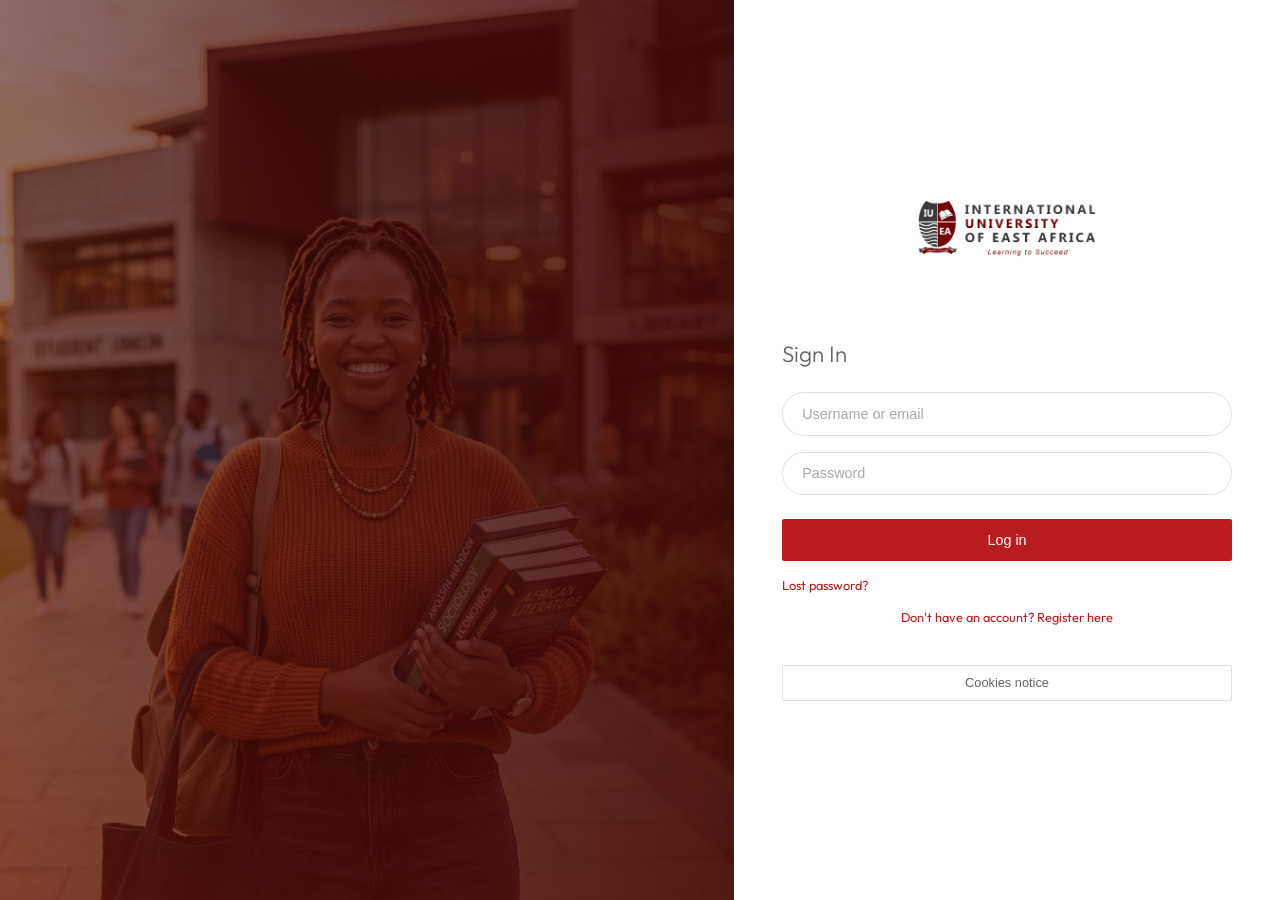
<file: frontend/index.html>
<!DOCTYPE html>
<html lang="en">
<head>
    <meta charset="UTF-8">
    <meta name="viewport" content="width=device-width, initial-scale=1.0">
    <title>Coursework Management System</title>
    <script>
        // Redirect to login
        window.location.href = 'pages/login.html';
    </script>
</head>
<body>
</body>
</html>
</file>
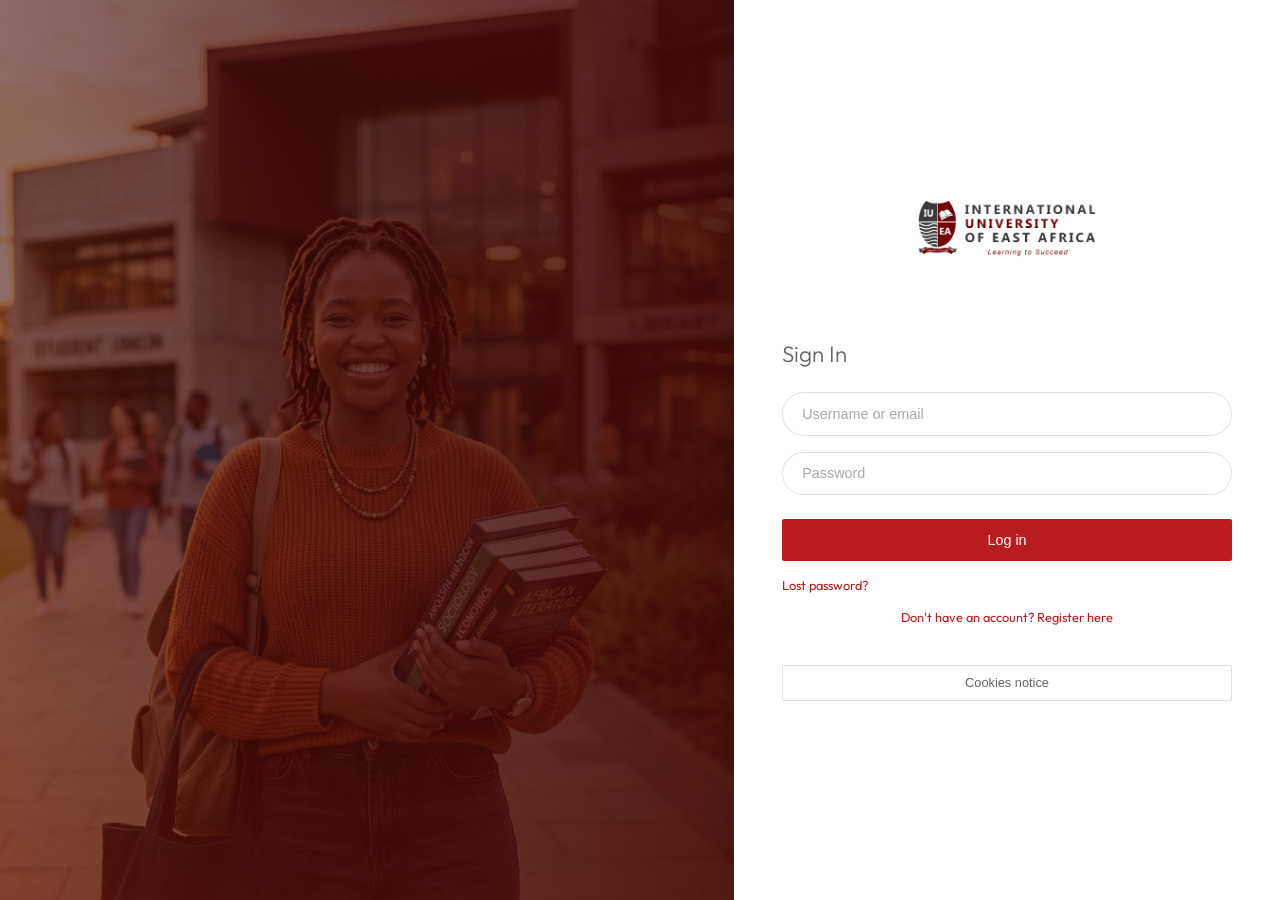
<file: frontend/pages/login.html>
<!DOCTYPE html>
<html lang="en">
<head>
    <meta charset="UTF-8">
    <meta name="viewport" content="width=device-width, initial-scale=1.0">
    <title>Login - Coursework Management System</title>
    <link rel="stylesheet" href="../css/index.css">
    <link rel="stylesheet" href="https://cdnjs.cloudflare.com/ajax/libs/font-awesome/6.4.0/css/all.min.css">
    <style>
        :root {
            --login-bg: white;
            --login-text: #333;
            --login-border: #e0e0e0;
            --login-muted: #666;
            --login-input-bg: white;
        }

        [data-theme="dark"] {
            --login-bg: #1e293b;
            --login-text: #f8fafc;
            --login-border: #334155;
            --login-muted: #94a3b8;
            --login-input-bg: #0f172a;
        }

        body {
            margin: 0;
            padding: 0;
            overflow: hidden;
            font-family: 'Outfit', sans-serif;
            background-color: var(--background);
            color: var(--text-main);
            transition: background 0.3s;
        }
        .split-layout {
            display: flex;
            height: 100vh;
            width: 100vw;
        }
        .split-left {
            flex: 1;
            background: linear-gradient(to right, rgba(69, 10, 10, 0.6), rgba(69, 10, 10, 0.9)), url('../assets/login_bg.png');
            background-size: cover;
            background-position: center;
            position: relative;
        }
        .split-right {
            width: 450px;
            background-color: var(--login-bg);
            display: flex;
            flex-direction: column;
            align-items: center;
            justify-content: center;
            padding: 3rem;
            box-shadow: -10px 0 30px rgba(0,0,0,0.1);
            z-index: 10;
            transition: all 0.3s;
        }
        .login-logo {
            max-width: 180px;
            margin-bottom: 4rem;
        }
        .login-form-container {
            width: 100%;
        }
        .login-title {
            color: var(--login-muted);
            font-size: 1.4rem;
            font-weight: 300;
            margin-bottom: 1.5rem;
            text-align: left;
        }
        .custom-input {
            width: 100%;
            padding: 0.8rem 1.2rem;
            margin-bottom: 1rem;
            border: 1px solid var(--login-border);
            background-color: var(--login-input-bg);
            border-radius: 2rem;
            outline: none;
            font-size: 0.9rem;
            color: var(--login-text);
            transition: all 0.3s;
            box-sizing: border-box;
        }
        .custom-input::placeholder {
            color: #aaa;
        }
        .custom-input:focus {
            border-color: var(--primary);
            box-shadow: 0 0 0 2px rgba(185,28,28,0.1);
        }
        .custom-btn {
            width: 100%;
            padding: 0.8rem;
            background-color: var(--primary);
            color: white;
            border: none;
            border-radius: 2px;
            font-size: 0.9rem;
            font-weight: 500;
            cursor: pointer;
            margin-top: 0.5rem;
            transition: background 0.3s;
        }
        .custom-btn:hover {
            background-color: var(--primary-hover);
        }
        .lost-password {
            display: block;
            margin-top: 1rem;
            color: var(--primary);
            font-size: 0.8rem;
            text-decoration: none;
        }
        .lost-password:hover {
            text-decoration: underline;
        }
        .cookies-btn {
            width: 100%;
            padding: 0.6rem;
            background-color: var(--login-bg);
            color: var(--login-muted);
            border: 1px solid var(--login-border);
            border-radius: 2px;
            font-size: 0.8rem;
            margin-top: 2.5rem;
            cursor: pointer;
            transition: background 0.3s;
        }
        .cookies-btn:hover {
            background-color: var(--background);
        }
        
        @media (max-width: 768px) {
            .split-left {
                display: none;
            }
            .split-right {
                width: 100%;
                padding: 2rem;
            }
        }
    </style>
</head>
<body>
    <div class="split-layout">
        <div class="split-left"></div>
        <div class="split-right">
            <img src="../assets/iuea-logo.png" alt="University Logo" class="login-logo">
            
            <div class="login-form-container">
                <h2 class="login-title">Sign In</h2>
                <form id="loginForm">
                    <input type="email" id="email" class="custom-input" required placeholder="Username or email">
                    <input type="password" id="password" class="custom-input" required placeholder="Password">
                    
                    <button type="submit" class="custom-btn">Log in</button>
                    
                    <a href="#" class="lost-password">Lost password?</a>
                    <div style="text-align: center; margin-top: 1rem;">
                        <a href="register.html" class="lost-password" style="margin-top: 0;">Don't have an account? Register here</a>
                    </div>
                </form>
                
                <button class="cookies-btn">Cookies notice</button>
            </div>
        </div>
    </div>

    <!-- Toast container (since we bypassed index.css layout) -->
    <div id="toast-container"></div>

    <script src="../js/api.js"></script>
    <script>
        document.getElementById('loginForm').addEventListener('submit', async (e) => {
            e.preventDefault();
            const email = document.getElementById('email').value.trim();
            const password = document.getElementById('password').value;
            const btn = e.target.querySelector('button');
            const originalText = btn.innerHTML;
            
            try {
                btn.innerHTML = '<i class="fa-solid fa-spinner fa-spin"></i> Logging in...';
                btn.disabled = true;
                
                const response = await api.auth.login(email, password);
                
                localStorage.setItem('token', response.access_token);
                localStorage.setItem('userRole', response.role);
                
                showToast('Login successful!');
                
                setTimeout(() => {
                    if(response.role === 'student') window.location.replace('/pages/student-dashboard.html');
                    else if(response.role === 'lecturer') window.location.replace('/pages/lecturer-dashboard.html');
                    else if(response.role === 'admin') window.location.replace('/pages/admin-dashboard.html');
                }, 500);
            } catch (error) {
                btn.innerHTML = originalText;
                btn.disabled = false;
            }
        });
    </script>
</body>
</html>
</file>
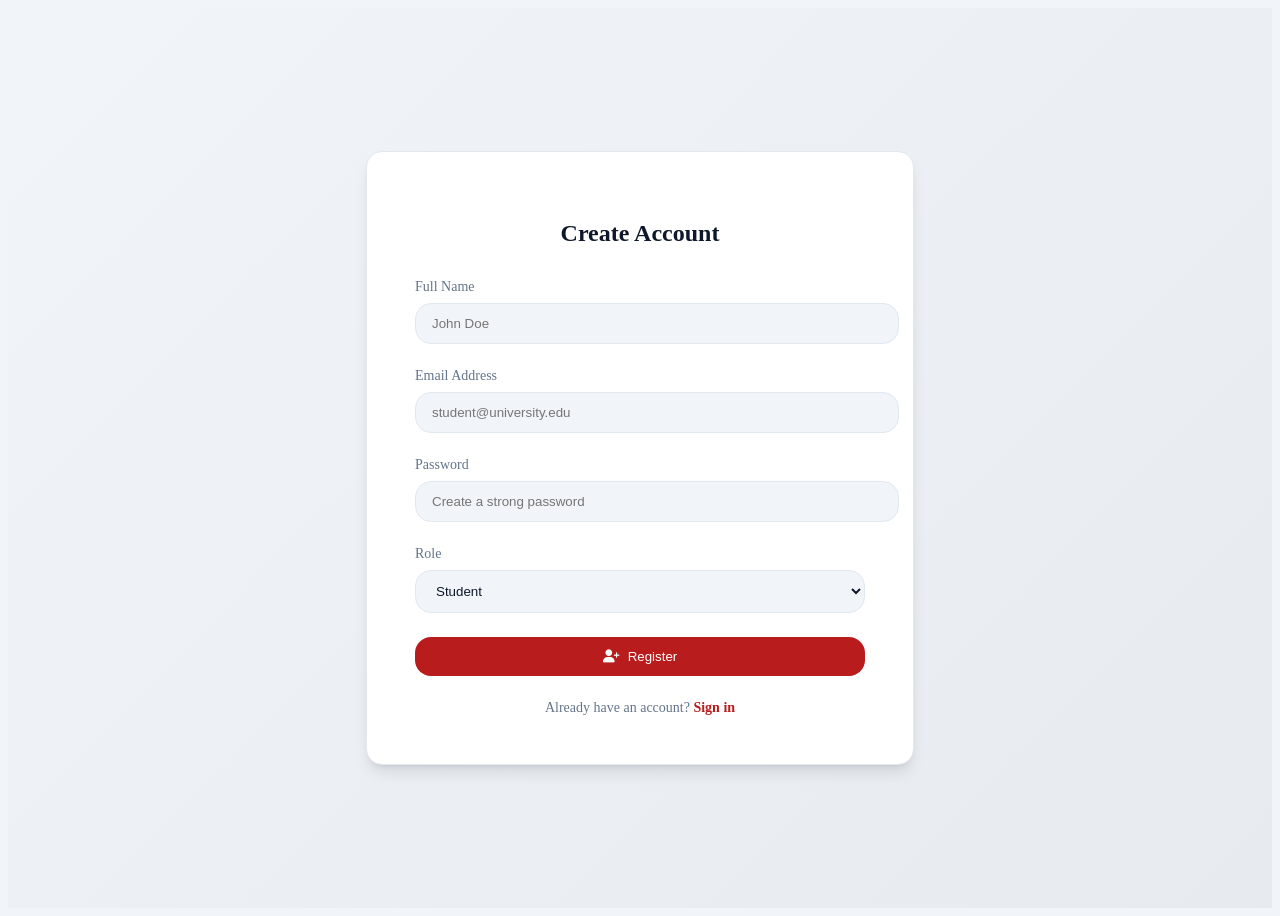
<file: frontend/pages/register.html>
<!DOCTYPE html>
<html lang="en">
<head>
    <meta charset="UTF-8">
    <meta name="viewport" content="width=device-width, initial-scale=1.0">
    <title>Register - Coursework Management System</title>
    <link rel="stylesheet" href="../css/index.css">
    <link rel="stylesheet" href="https://cdnjs.cloudflare.com/ajax/libs/font-awesome/6.4.0/css/all.min.css">
</head>
<body>
    <div class="auth-container">
        <div class="auth-card">
            <h2>Create Account</h2>
            <form id="registerForm">
                <div class="form-group">
                    <label>Full Name</label>
                    <input type="text" id="fullName" required placeholder="John Doe">
                </div>
                <div class="form-group">
                    <label>Email Address</label>
                    <input type="email" id="email" required placeholder="student@university.edu">
                </div>
                <div class="form-group">
                    <label>Password</label>
                    <input type="password" id="password" required placeholder="Create a strong password">
                </div>
                <div class="form-group">
                    <label>Role</label>
                    <select id="role">
                        <option value="student">Student</option>
                        <option value="lecturer">Lecturer</option>
                    </select>
                </div>
                <button type="submit" class="btn btn-primary btn-block">
                    <i class="fa-solid fa-user-plus"></i> Register
                </button>
                <div class="auth-link">
                    Already have an account? <a href="login.html">Sign in</a>
                </div>
            </form>
        </div>
    </div>

    <script src="../js/api.js"></script>
    <script>
        document.getElementById('registerForm').addEventListener('submit', async (e) => {
            e.preventDefault();
            const data = {
                full_name: document.getElementById('fullName').value,
                email: document.getElementById('email').value,
                password: document.getElementById('password').value,
                role: document.getElementById('role').value
            };
            const btn = e.target.querySelector('button');
            const originalText = btn.innerHTML;
            
            try {
                btn.innerHTML = '<i class="fa-solid fa-spinner fa-spin"></i> Registering...';
                btn.disabled = true;
                
                await api.auth.register(data);
                showToast('Registration successful! Please login.');
                
                setTimeout(() => {
                    window.location.replace('/pages/login.html');
                }, 1500);
            } catch (error) {
                btn.innerHTML = originalText;
                btn.disabled = false;
            }
        });
    </script>
</body>
</html>
</file>
<file: frontend/css/index.css>
@import url('https://fonts.googleapis.com/css2?family=Outfit:wght@300;400;500;600;700;800&display=swap');

:root {
    --primary: #b91c1c;
    --primary-hover: #991b1b;
    --secondary: #1e293b;
    --accent: #fbbf24;
    --background: #f1f5f9;
    --card-bg: #ffffff;
    --text-main: #0f172a;
    --text-muted: #64748b;
    --border: #e2e8f0;
    --sidebar-bg: #800000;
    --sidebar-text: #f8fafc;
    --sidebar-hover: rgba(255, 255, 255, 0.1);
    --sidebar-active: rgba(255, 255, 255, 0.15);
    --success: #10b981;
    --danger: #ef4444;
    --warning: #f59e0b;
    --radius: 1rem;
    --radius-sm: 0.5rem;
    --shadow-sm: 0 1px 2px 0 rgb(0 0 0 / 0.05);
    --shadow-md: 0 4px 6px -1px rgb(0 0 0 / 0.1), 0 2px 4px -2px rgb(0 0 0 / 0.1);
    --shadow-lg: 0 10px 15px -3px rgb(0 0 0 / 0.1), 0 4px 6px -4px rgb(0 0 0 / 0.1);
    --transition: all 0.3s cubic-bezier(0.4, 0, 0.2, 1);
}

/* Dark Mode Variables */
    --sidebar-bg: #450a0a;
    --sidebar-text: #f8fafc;
    --glass: rgba(15, 23, 42, 0.7);
}

* {
    margin: 0;
    padding: 0;
    box-sizing: border-box;
    font-family: 'Outfit', sans-serif;
}

body {
    background-color: var(--background);
    color: var(--text-main);
    transition: var(--transition);
    overflow-x: hidden;
}

a { text-decoration: none; color: inherit; }
ul { list-style: none; }

/* Dashboard Layout */
.dashboard-layout {
    display: flex;
    min-height: 100vh;
}

.sidebar {
    width: 260px;
    background-color: var(--sidebar-bg);
    color: var(--sidebar-text);
    display: flex;
    flex-direction: column;
    transition: var(--transition);
    position: fixed;
    top: 0;
    left: 0;
    height: 100vh;
    z-index: 100;
}

.sidebar-header {
    padding: 1.5rem 1rem;
    display: flex;
    justify-content: center;
    align-items: center;
    background-color: transparent;
    margin: 0;
}

.sidebar-header i { color: var(--accent); }

.nav-links {
    padding: 1rem 0;
    flex: 1;
}

.nav-item {
    padding: 0.75rem 1.5rem;
    display: flex;
    align-items: center;
    gap: 1rem;
    color: var(--sidebar-text);
    transition: var(--transition);
    cursor: pointer;
    opacity: 0.8;
}

.nav-item:hover, .nav-item.active {
    background-color: var(--sidebar-hover);
    opacity: 1;
}

.nav-item.active {
    background-color: var(--sidebar-active);
    border-left: 4px solid var(--accent);
}

.main-content {
    flex: 1;
    margin-left: 260px;
    display: flex;
    flex-direction: column;
    transition: var(--transition);
}

/* Header */
.top-header {
    height: 70px;
    background-color: var(--card-bg);
    border-bottom: 1px solid var(--border);
    display: flex;
    align-items: center;
    justify-content: space-between;
    padding: 0 2rem;
    position: sticky;
    top: 0;
    z-index: 90;
    box-shadow: var(--shadow-sm);
}

.header-left {
    display: flex;
    align-items: center;
    gap: 1rem;
}

.header-right {
    display: flex;
    align-items: center;
    gap: 1.5rem;
}

.theme-toggle, .notification-bell {
    background: none;
    border: none;
    color: var(--text-muted);
    font-size: 1.25rem;
    cursor: pointer;
    transition: var(--transition);
}

.theme-toggle:hover, .notification-bell:hover {
    color: var(--primary);
}

.user-profile {
    display: flex;
    align-items: center;
    gap: 0.75rem;
    cursor: pointer;
}

.avatar {
    width: 40px;
    height: 40px;
    border-radius: 50%;
    background-color: var(--primary);
    color: white;
    display: flex;
    align-items: center;
    justify-content: center;
    font-weight: 600;
}

/* Container */
.content-area {
    padding: 2rem;
    flex: 1;
}

.page-title {
    font-size: 1.5rem;
    font-weight: 700;
    margin-bottom: 1.5rem;
}

/* Cards */
.stats-grid {
    display: grid;
    grid-template-columns: repeat(auto-fit, minmax(240px, 1fr));
    gap: 1.5rem;
    margin-bottom: 2rem;
}

.stat-card {
    background: var(--card-bg);
    border: 1px solid var(--border);
    border-radius: var(--radius);
    padding: 1.5rem;
    display: flex;
    align-items: center;
    gap: 1.25rem;
    box-shadow: var(--shadow-sm);
    transition: var(--transition);
    cursor: pointer;
}

.stat-card:hover {
    transform: translateY(-4px);
    box-shadow: var(--shadow-lg);
    border-color: var(--primary);
}

.stat-icon {
    width: 48px;
    height: 48px;
    border-radius: 12px;
    display: flex;
    align-items: center;
    justify-content: center;
    font-size: 1.25rem;
    flex-shrink: 0;
}

/* Course Cards */
.course-card {
    background: var(--card-bg);
    border-radius: var(--radius);
    overflow: hidden;
    border: 1px solid var(--border);
    transition: var(--transition);
    display: flex;
    flex-direction: column;
}

.course-card:hover {
    transform: translateY(-6px);
    box-shadow: var(--shadow-lg);
    border-color: var(--primary);
}

.course-card-header {
    height: 120px;
    background: linear-gradient(135deg, var(--primary) 0%, #7f1d1d 100%);
    position: relative;
    padding: 1.5rem;
    color: white;
}

.course-card-body {
    padding: 1.5rem;
    flex: 1;
}

.course-icon-floating {
    position: absolute;
    bottom: -20px;
    right: 20px;
    width: 50px;
    height: 50px;
    background: white;
    border-radius: 12px;
    display: flex;
    align-items: center;
    justify-content: center;
    box-shadow: var(--shadow-md);
    color: var(--primary);
    font-size: 1.25rem;
}

/* Tables */
.table-container {
    background-color: var(--card-bg);
    border-radius: var(--radius);
    border: 1px solid var(--border);
    overflow: hidden;
    box-shadow: var(--shadow-sm);
}

.table-header-bar {
    padding: 1.25rem 1.5rem;
    display: flex;
    justify-content: space-between;
    align-items: center;
    border-bottom: 1px solid var(--border);
}

.table-search {
    padding: 0.5rem 1rem;
    border: 1px solid var(--border);
    border-radius: var(--radius);
    outline: none;
    background: var(--background);
    color: var(--text-main);
    width: 250px;
}

table {
    width: 100%;
    border-collapse: separate;
    border-spacing: 0;
}

th, td {
    padding: 1.25rem 1.5rem;
    text-align: left;
    border-bottom: 1px solid var(--border);
}

th {
    background-color: #f8fafc;
    color: var(--text-muted);
    font-weight: 700;
    text-transform: uppercase;
    font-size: 0.75rem;
    letter-spacing: 0.05em;
    border-bottom: 2px solid var(--border);
}

td {
    padding: 1rem 1.5rem;
    vertical-align: middle;
}

tr:hover td {
    background-color: rgba(185, 28, 28, 0.03);
}

/* Premium Badges */
.badge {
    padding: 0.4rem 0.8rem;
    border-radius: 8px;
    font-size: 0.7rem;
    font-weight: 700;
    text-transform: uppercase;
    letter-spacing: 0.025em;
    display: inline-flex;
    align-items: center;
    gap: 0.4rem;
}

.badge-success { 
    background: #ecfdf5; 
    color: #059669;
    border: 1px solid #10b98120;
}

.badge-warning { 
    background: #fffbeb; 
    color: #d97706;
    border: 1px solid #f59e0b20;
}

.badge-pending {
    background: #eff6ff;
    color: #2563eb;
    border: 1px solid #3b82f620;
}

/* Buttons */
.btn {
    padding: 0.5rem 1rem;
    border-radius: var(--radius);
    border: none;
    font-weight: 500;
    cursor: pointer;
    transition: var(--transition);
    display: inline-flex;
    align-items: center;
    gap: 0.5rem;
}

.btn-primary {
    background-color: var(--primary);
    color: white;
}

.btn-primary:hover { background-color: var(--primary-hover); }

/* Auth Forms */
.auth-container {
    min-height: 100vh;
    display: flex;
    align-items: center;
    justify-content: center;
    background: linear-gradient(135deg, var(--background) 0%, rgba(30, 41, 59, 0.05) 100%);
}

[data-theme="dark"] .auth-container {
    background: linear-gradient(135deg, var(--background) 0%, rgba(15, 23, 42, 0.8) 100%);
}

.auth-card {
    background: var(--card-bg);
    padding: 3rem;
    border-radius: 1rem;
    box-shadow: var(--shadow-lg);
    width: 100%;
    max-width: 450px;
    border: 1px solid var(--border);
}

.auth-card h2 {
    text-align: center;
    margin-bottom: 2rem;
    color: var(--text-main);
}

.form-group {
    margin-bottom: 1.5rem;
}

.form-group label {
    display: block;
    margin-bottom: 0.5rem;
    font-size: 0.875rem;
    font-weight: 500;
    color: var(--text-muted);
}

.form-group input, .form-group select {
    width: 100%;
    padding: 0.75rem 1rem;
    border: 1px solid var(--border);
    border-radius: var(--radius);
    background: var(--background);
    color: var(--text-main);
    transition: var(--transition);
}

.form-group input:focus, .form-group select:focus {
    outline: none;
    border-color: var(--primary);
    box-shadow: 0 0 0 3px rgba(37, 99, 235, 0.1);
}

.btn-block {
    width: 100%;
    justify-content: center;
    padding: 0.75rem;
}

.auth-link {
    display: block;
    text-align: center;
    margin-top: 1.5rem;
    font-size: 0.875rem;
    color: var(--text-muted);
}

.auth-link a {
    color: var(--primary);
    font-weight: 600;
}

/* Modals */
.modal-overlay {
    position: fixed;
    top: 0; left: 0; width: 100%; height: 100%;
    background: rgba(0,0,0,0.5);
    display: flex; align-items: center; justify-content: center;
    z-index: 1000;
    opacity: 0;
    pointer-events: none;
    transition: var(--transition);
    backdrop-filter: blur(4px);
}

.modal-overlay.active {
    opacity: 1;
    pointer-events: all;
}

.modal {
    background: var(--card-bg);
    width: 95%;
    max-width: 600px;
    border-radius: 1.5rem;
    padding: 2.5rem;
    box-shadow: var(--shadow-lg);
    transform: scale(0.95);
    transition: var(--transition);
    border: 1px solid var(--border);
}

.modal-overlay.active .modal {
    transform: scale(1);
}

/* Custom Scrollbar */
::-webkit-scrollbar {
    width: 8px;
}
::-webkit-scrollbar-track {
    background: var(--background);
}
::-webkit-scrollbar-thumb {
    background: var(--border);
    border-radius: 4px;
}
::-webkit-scrollbar-thumb:hover {
    background: var(--text-muted);
}

/* Toast */
#toast-container {
    position: fixed;
    bottom: 20px;
    right: 20px;
    z-index: 9999;
}

.toast {
    background: var(--card-bg);
    color: var(--text-main);
    padding: 1rem 1.5rem;
    border-radius: var(--radius);
    box-shadow: var(--shadow-lg);
    margin-top: 10px;
    border-left: 4px solid var(--primary);
    display: flex;
    align-items: center;
    gap: 1rem;
    animation: slideIn 0.3s ease forwards;
}

@keyframes slideIn {
    from { transform: translateX(100%); opacity: 0; }
    to { transform: translateX(0); opacity: 1; }
}


/* Timeline & Modern Assignments */
.timeline-container {
    display: flex;
    flex-direction: column;
    gap: 2rem;
    padding: 1rem 0;
}

.timeline-group {
    display: flex;
    flex-direction: column;
    gap: 0.5rem;
}

.timeline-date {
    font-size: 1.1rem;
    font-weight: 700;
    color: var(--text-main);
    margin-bottom: 1rem;
    padding-left: 0.5rem;
}

.timeline-item {
    display: grid;
    grid-template-columns: 80px 60px 1fr 150px;
    align-items: center;
    background: var(--card-bg);
    padding: 1.25rem 1.5rem;
    border-radius: 12px;
    border-bottom: 1px solid var(--border);
    transition: var(--transition);
}

.timeline-item:hover {
    background-color: rgba(185, 28, 28, 0.02);
}

.timeline-time {
    font-size: 0.875rem;
    color: var(--text-muted);
    font-weight: 500;
}

.timeline-icon-box {
    width: 48px;
    height: 48px;
    background: #ec4899; /* Pink as requested in image */
    color: white;
    border-radius: 12px;
    display: flex;
    align-items: center;
    justify-content: center;
    font-size: 1.25rem;
    box-shadow: 0 4px 6px -1px rgba(236, 72, 153, 0.2);
}

.timeline-content {
    display: flex;
    flex-direction: column;
    gap: 0.25rem;
    padding: 0 1rem;
}

.timeline-title {
    font-weight: 600;
    font-size: 1.1rem;
    color: var(--text-main);
}

.timeline-subtitle {
    font-size: 0.95rem;
    color: var(--text-main);
}

.timeline-status {
    font-size: 0.875rem;
    color: var(--text-muted);
}

.timeline-action .btn {
    width: 100%;
    justify-content: center;
    padding: 0.6rem 1.25rem;
    background: white;
    border: 1px solid var(--border);
    color: var(--text-main);
    font-size: 0.875rem;
    border-radius: 8px;
}

.timeline-action .btn:hover {
    border-color: var(--primary);
    color: var(--primary);
}

/* Modern Search Bar */
.search-wrapper {
    position: relative;
    width: 100%;
    max-width: 600px;
    margin-bottom: 2rem;
}

.modern-search {
    width: 100%;
    padding: 1rem 3.5rem 1rem 1.5rem;
    background: white;
    border: 1px solid var(--border);
    border-radius: 12px;
    font-size: 1rem;
    outline: none;
    box-shadow: var(--shadow-sm);
    transition: var(--transition);
}

.modern-search:focus {
    border-color: var(--primary);
    box-shadow: 0 0 0 4px rgba(185, 28, 28, 0.05);
}

.search-icons {
    position: absolute;
    right: 1.5rem;
    top: 50%;
    transform: translateY(-50%);
    display: flex;
    gap: 1rem;
    color: var(--text-muted);
    font-size: 1.2rem;
}

.filter-row {
    display: flex;
    justify-content: space-between;
    align-items: center;
    margin-bottom: 2rem;
}

.filter-select-wrapper {
    display: flex;
    align-items: center;
    gap: 1rem;
}

.filter-select {
    padding: 0.6rem 1rem;
    border: 1px solid var(--border);
    border-radius: 8px;
    background: white;
    font-weight: 500;
    cursor: pointer;
    outline: none;
}

@media (max-width: 768px) {
    .sidebar { transform: translateX(-100%); }
    .main-content { margin-left: 0; }
    .sidebar.mobile-open { transform: translateX(0); }
    .timeline-item {
        grid-template-columns: 1fr;
        gap: 1rem;
        text-align: center;
        justify-items: center;
    }
    .timeline-content {
        padding: 0;
    }
}
</file>
